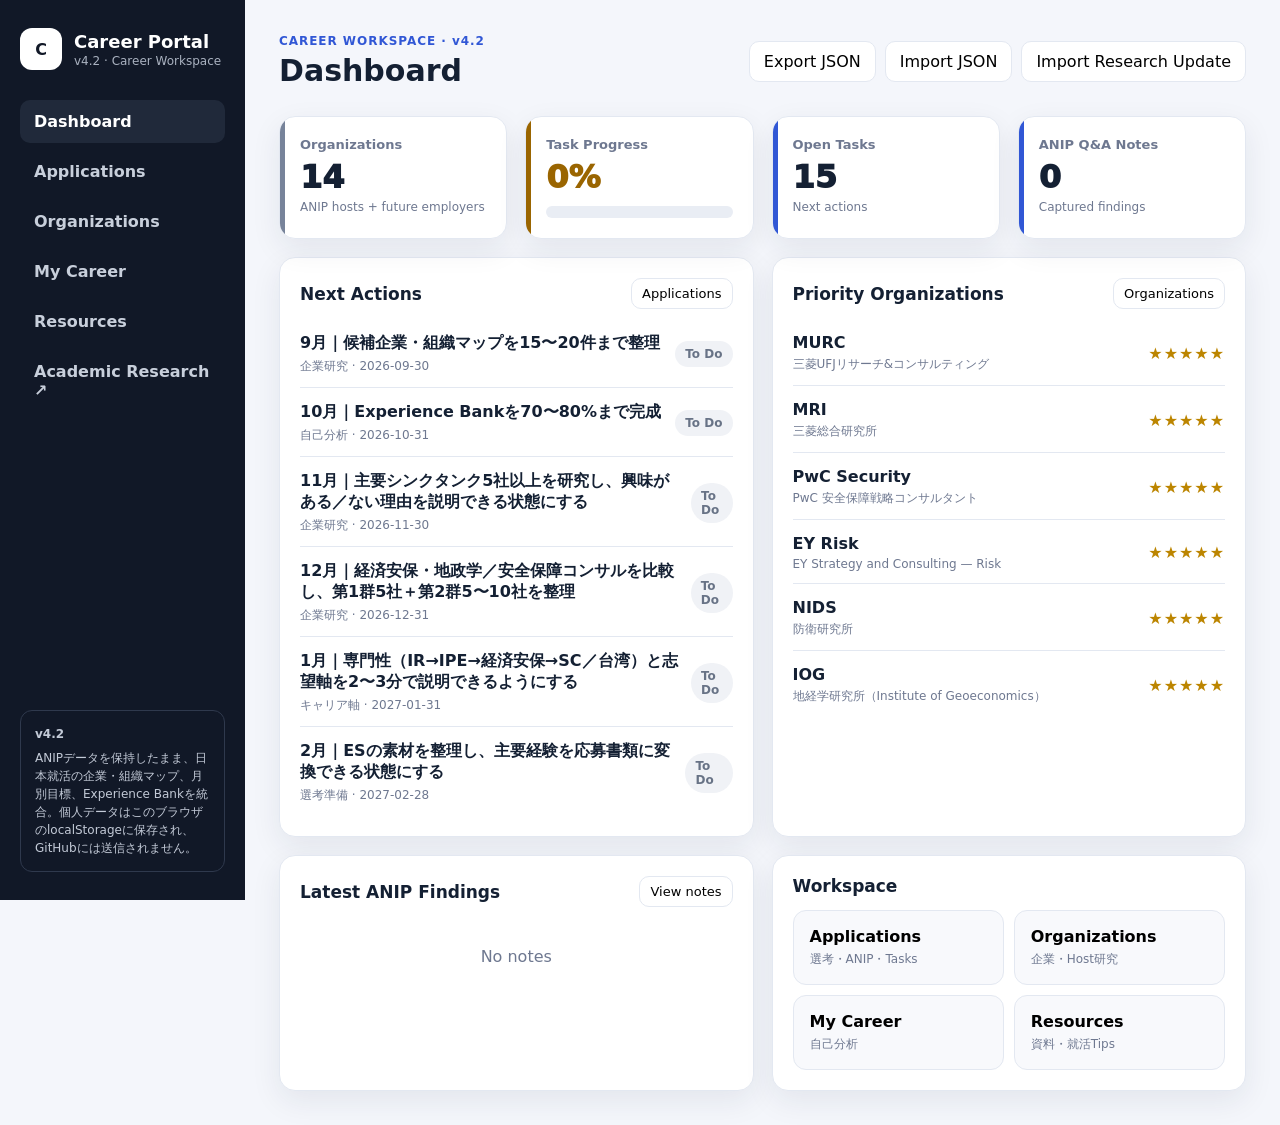
<file: index.html>
<!DOCTYPE html>
<html lang="ja">
<head>
  <meta charset="UTF-8" />
  <meta name="viewport" content="width=device-width, initial-scale=1.0" />
  <title>Career Portal v4.2</title>
  <link rel="stylesheet" href="styles.css?v=4.2" />
</head>
<body>
  <div class="app-shell">
    <aside class="sidebar">
      <div class="brand"><div class="brand-mark">C</div><div><h1>Career Portal</h1><p>v4.2 · Career Workspace</p></div></div>
      <nav class="nav">
        <button class="nav-btn active" data-view="dashboard">Dashboard</button>
        <button class="nav-btn" data-view="applications">Applications</button>
        <button class="nav-btn" data-view="organizations">Organizations</button>
        <button class="nav-btn" data-view="career">My Career</button>
        <button class="nav-btn" data-view="resources">Resources</button>
        <a class="nav-btn" href="research.html" style="display:block;text-decoration:none">Academic Research ↗</a>
      </nav>
      <div class="sidebar-note"><strong>v4.2</strong><p>ANIPデータを保持したまま、日本就活の企業・組織マップ、月別目標、Experience Bankを統合。個人データはこのブラウザのlocalStorageに保存され、GitHubには送信されません。</p></div>
    </aside>
    <main class="main">
      <header class="topbar"><div><p class="eyebrow">CAREER WORKSPACE · v4.2</p><h2 id="page-title">Dashboard</h2></div><div class="top-actions"><button id="export-btn" class="ghost-btn">Export JSON</button><button id="import-btn" class="ghost-btn">Import JSON</button></div><input id="import-file" type="file" accept="application/json,.json" hidden></header>
      <section id="dashboard" class="view active-view"></section>
      <section id="applications" class="view"></section>
      <section id="organizations" class="view"></section>
      <section id="career" class="view"></section>
      <section id="resources" class="view"></section>
    </main>
  </div>
  <div id="modal" class="modal hidden"><div class="modal-backdrop" data-close-modal></div><div class="modal-card"><button class="modal-close" data-close-modal>×</button><div id="modal-content"></div></div></div>
  <script src="app.js?v=4.2"></script>
  <script src="career-map.js?v=4.1"></script>
  <script src="career-goals.js?v=4.1"></script>
  <script src="research-update.js?v=1"></script>
  <script src="master-cv.js?v=1"></script>
</body>
</html>
</file>
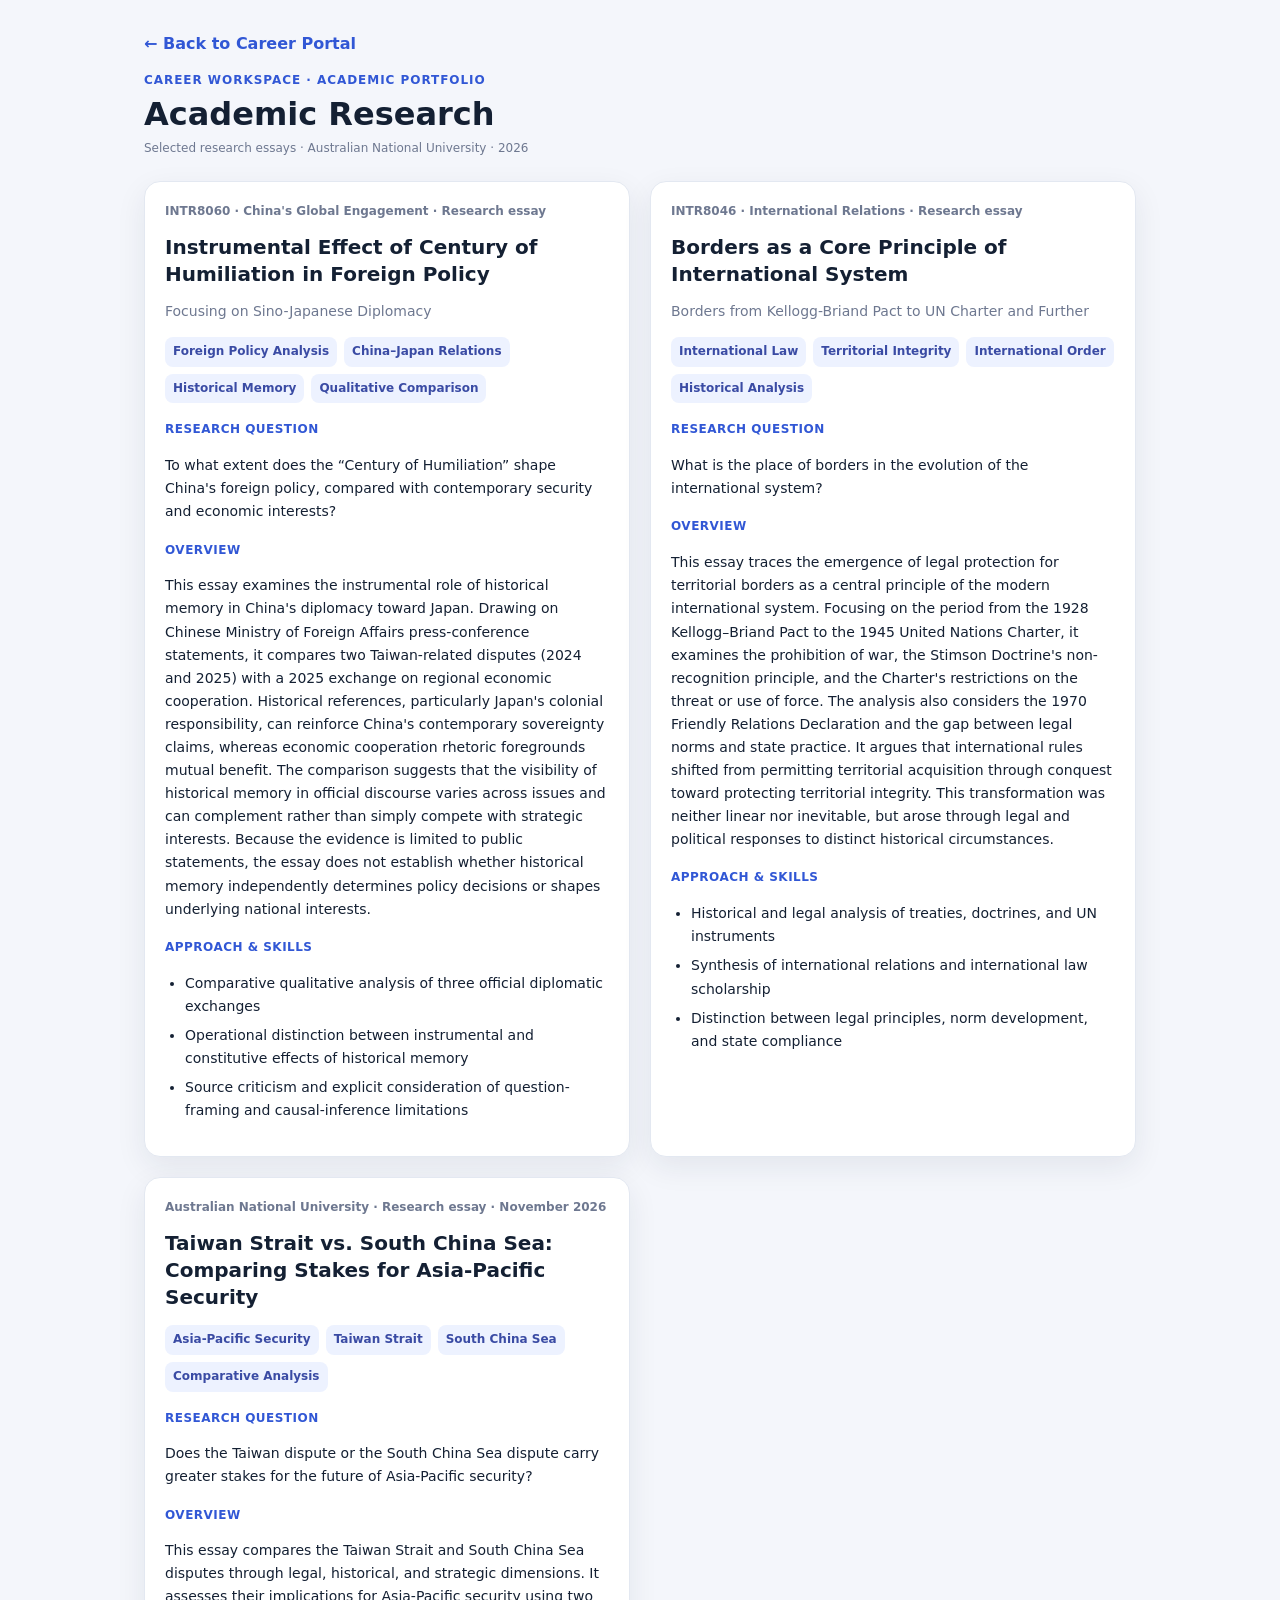
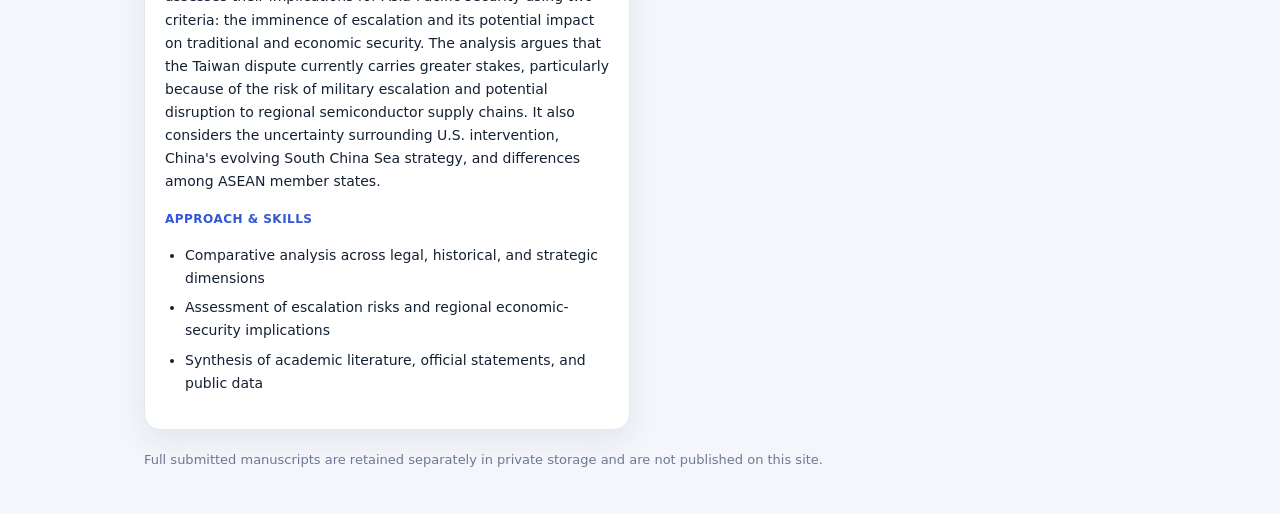
<file: research.html>
<!DOCTYPE html>
<html lang="en">
<head><meta charset="UTF-8"><meta name="viewport" content="width=device-width, initial-scale=1.0"><title>Academic Research · Career Portal</title><link rel="stylesheet" href="styles.css?v=4.2"><style>
.research-container{max-width:1060px;margin:auto}.research-hero{margin-bottom:26px}.research-hero h1{font-size:32px;margin:8px 0}.research-grid{display:grid;grid-template-columns:repeat(auto-fit,minmax(320px,1fr));gap:20px}.research-card{line-height:1.65}.research-card h2{font-size:20px;line-height:1.35;margin:12px 0}.research-card p{font-size:14px}.research-meta{font-size:12px;color:var(--muted);font-weight:700}.research-label{font-size:12px;font-weight:850;color:var(--accent);text-transform:uppercase;letter-spacing:.04em;margin:17px 0 5px}.research-list{padding-left:20px;font-size:14px}.research-list li{margin:6px 0}.research-notice{margin-top:22px;color:var(--muted);font-size:13px}.back-link{display:inline-block;margin-bottom:20px;color:var(--accent);font-weight:750;text-decoration:none}
</style></head>
<body><main class="main research-container"><a class="back-link" href="index.html">← Back to Career Portal</a>
<header class="research-hero"><p class="eyebrow">CAREER WORKSPACE · ACADEMIC PORTFOLIO</p><h1>Academic Research</h1><p class="muted">Selected research essays · Australian National University · 2026</p></header>
<section class="research-grid">
<article class="card research-card"><div class="research-meta">INTR8060 · China's Global Engagement · Research essay</div>
<h2>Instrumental Effect of Century of Humiliation in Foreign Policy</h2><p class="muted">Focusing on Sino-Japanese Diplomacy</p>
<div class="tags"><span class="tag">Foreign Policy Analysis</span><span class="tag">China–Japan Relations</span><span class="tag">Historical Memory</span><span class="tag">Qualitative Comparison</span></div>
<div class="research-label">Research question</div><p>To what extent does the “Century of Humiliation” shape China's foreign policy, compared with contemporary security and economic interests?</p>
<div class="research-label">Overview</div><p>This essay examines the instrumental role of historical memory in China's diplomacy toward Japan. Drawing on Chinese Ministry of Foreign Affairs press-conference statements, it compares two Taiwan-related disputes (2024 and 2025) with a 2025 exchange on regional economic cooperation. Historical references, particularly Japan's colonial responsibility, can reinforce China's contemporary sovereignty claims, whereas economic cooperation rhetoric foregrounds mutual benefit. The comparison suggests that the visibility of historical memory in official discourse varies across issues and can complement rather than simply compete with strategic interests. Because the evidence is limited to public statements, the essay does not establish whether historical memory independently determines policy decisions or shapes underlying national interests.</p>
<div class="research-label">Approach & skills</div><ul class="research-list"><li>Comparative qualitative analysis of three official diplomatic exchanges</li><li>Operational distinction between instrumental and constitutive effects of historical memory</li><li>Source criticism and explicit consideration of question-framing and causal-inference limitations</li></ul></article>
<article class="card research-card"><div class="research-meta">INTR8046 · International Relations · Research essay</div>
<h2>Borders as a Core Principle of International System</h2><p class="muted">Borders from Kellogg-Briand Pact to UN Charter and Further</p>
<div class="tags"><span class="tag">International Law</span><span class="tag">Territorial Integrity</span><span class="tag">International Order</span><span class="tag">Historical Analysis</span></div>
<div class="research-label">Research question</div><p>What is the place of borders in the evolution of the international system?</p>
<div class="research-label">Overview</div><p>This essay traces the emergence of legal protection for territorial borders as a central principle of the modern international system. Focusing on the period from the 1928 Kellogg–Briand Pact to the 1945 United Nations Charter, it examines the prohibition of war, the Stimson Doctrine's non-recognition principle, and the Charter's restrictions on the threat or use of force. The analysis also considers the 1970 Friendly Relations Declaration and the gap between legal norms and state practice. It argues that international rules shifted from permitting territorial acquisition through conquest toward protecting territorial integrity. This transformation was neither linear nor inevitable, but arose through legal and political responses to distinct historical circumstances.</p>
<div class="research-label">Approach & skills</div><ul class="research-list"><li>Historical and legal analysis of treaties, doctrines, and UN instruments</li><li>Synthesis of international relations and international law scholarship</li><li>Distinction between legal principles, norm development, and state compliance</li></ul></article>
<article class="card research-card"><div class="research-meta">Australian National University · Research essay · November 2026</div>
<h2>Taiwan Strait vs. South China Sea: Comparing Stakes for Asia-Pacific Security</h2>
<div class="tags"><span class="tag">Asia-Pacific Security</span><span class="tag">Taiwan Strait</span><span class="tag">South China Sea</span><span class="tag">Comparative Analysis</span></div>
<div class="research-label">Research question</div><p>Does the Taiwan dispute or the South China Sea dispute carry greater stakes for the future of Asia-Pacific security?</p>
<div class="research-label">Overview</div><p>This essay compares the Taiwan Strait and South China Sea disputes through legal, historical, and strategic dimensions. It assesses their implications for Asia-Pacific security using two criteria: the imminence of escalation and its potential impact on traditional and economic security. The analysis argues that the Taiwan dispute currently carries greater stakes, particularly because of the risk of military escalation and potential disruption to regional semiconductor supply chains. It also considers the uncertainty surrounding U.S. intervention, China's evolving South China Sea strategy, and differences among ASEAN member states.</p>
<div class="research-label">Approach &amp; skills</div><ul class="research-list"><li>Comparative analysis across legal, historical, and strategic dimensions</li><li>Assessment of escalation risks and regional economic-security implications</li><li>Synthesis of academic literature, official statements, and public data</li></ul></article>
</section><p class="research-notice">Full submitted manuscripts are retained separately in private storage and are not published on this site.</p></main></body></html>
</file>
<file: styles.css>
:root{--bg:#f4f6fb;--panel:#fff;--text:#142033;--muted:#6e7890;--line:#e3e8f1;--accent:#3157d5;--accent-soft:#edf2ff;--good:#16714a;--good-soft:#e5f6ee;--warn:#9a6500;--warn-soft:#fff3d7;--danger:#a23d3d;--todo:#687386;--todo-soft:#f0f2f6;--shadow:0 10px 30px rgba(24,36,64,.08)}*{box-sizing:border-box}body{margin:0;font-family:Inter,ui-sans-serif,system-ui,-apple-system,BlinkMacSystemFont,"Segoe UI",sans-serif;color:var(--text);background:var(--bg)}button,input,textarea,select{font:inherit}button{cursor:pointer}.app-shell{min-height:100vh;display:grid;grid-template-columns:245px 1fr}.sidebar{background:#111827;color:#fff;padding:28px 20px;display:flex;flex-direction:column;gap:30px;position:sticky;top:0;height:100vh;overflow:auto}.brand{display:flex;align-items:center;gap:12px}.brand-mark{width:42px;height:42px;border-radius:12px;display:grid;place-items:center;background:#fff;color:#111827;font-weight:900}.brand h1{margin:0;font-size:18px}.brand p{margin:2px 0 0;font-size:12px;color:#aab2c0}.nav{display:grid;gap:7px}.nav-btn{border:0;background:transparent;color:#c8cfdb;text-align:left;padding:12px 14px;border-radius:10px;font-weight:650}.nav-btn:hover,.nav-btn.active{background:#20293a;color:#fff;font-weight:800}.sidebar-note{margin-top:auto;padding:14px;border:1px solid #2f394d;border-radius:12px;color:#c3cad7;font-size:12px;line-height:1.5}.sidebar-note p{margin:6px 0 0}.main{padding:34px;min-width:0}.topbar{display:flex;align-items:center;justify-content:space-between;gap:20px;margin-bottom:28px}.eyebrow{margin:0 0 5px;color:var(--accent);font-size:12px;font-weight:900;letter-spacing:.08em}.topbar h2{margin:0;font-size:30px}.top-actions,.toolbar,.action-row,.form-actions,.subtabs{display:flex;gap:9px;flex-wrap:wrap}.ghost-btn,.primary-btn,.small-btn,.calendar-btn{border-radius:10px;padding:10px 14px;border:1px solid var(--line);background:#fff}.primary-btn{background:var(--accent);color:#fff;border-color:var(--accent);font-weight:800}.small-btn,.calendar-btn{padding:7px 10px;font-size:13px}.calendar-btn{color:var(--accent);font-weight:750}.view{display:none}.active-view{display:block}.grid{display:grid;gap:18px}.grid-4{grid-template-columns:repeat(4,minmax(0,1fr))}.grid-2{grid-template-columns:repeat(2,minmax(0,1fr))}.card{background:var(--panel);border:1px solid var(--line);border-radius:16px;padding:20px;box-shadow:var(--shadow)}.card h3{margin:0 0 14px;font-size:17px}.card h4{margin:16px 0 7px;font-size:13px}.metric-card{position:relative;overflow:hidden}.metric-card:before{content:"";position:absolute;inset:0 auto 0 0;width:5px;background:var(--accent)}.metric-card.good:before{background:var(--good)}.metric-card.warn:before{background:var(--warn)}.metric-card.neutral:before{background:#77839a}.metric-label{color:var(--muted);font-size:13px;font-weight:800}.metric-value{font-size:32px;font-weight:950;margin-top:6px}.metric-foot,.row-sub,.muted{font-size:12px;color:var(--muted);margin-top:4px}.metric-card.good .metric-value{color:var(--good)}.metric-card.warn .metric-value{color:var(--warn)}.section-head,.list-row,.host-top,.link-item{display:flex;align-items:center;justify-content:space-between;gap:12px}.section-head{margin-bottom:12px}.section-head h3{margin:0}.list{display:grid;gap:2px}.list-row{padding:12px 0;border-bottom:1px solid var(--line)}.list-row:last-child{border:0}.row-title{font-weight:800}.badge{display:inline-flex;padding:6px 10px;border-radius:999px;font-size:12px;font-weight:850;background:var(--todo-soft);color:var(--todo)}.badge.done{background:var(--good-soft);color:var(--good)}.badge.progress{background:var(--accent-soft);color:var(--accent)}.badge.ready{background:var(--warn-soft);color:var(--warn)}.progress-wrap{margin-top:10px}.progress{height:12px;border-radius:999px;background:#e9edf4;overflow:hidden}.progress>span{display:block;height:100%;background:linear-gradient(90deg,#3157d5,#6481e5)}.progress.good>span{background:linear-gradient(90deg,#16714a,#42a477)}.stars{color:#bc8500;letter-spacing:1px;font-weight:850}.host-name{margin:0;font-size:21px}.tags{display:flex;gap:7px;flex-wrap:wrap;margin:14px 0}.tag{padding:5px 8px;border-radius:8px;background:var(--accent-soft);color:#3a4ba4;font-size:12px;font-weight:750}.host-notes{color:var(--muted);font-size:13px;line-height:1.55;min-height:42px}.host-card:hover{transform:translateY(-2px);transition:.15s}.note-box{padding:14px;background:#f8f9fc;border:1px solid var(--line);border-radius:12px;line-height:1.55;white-space:pre-wrap}.note-box+.note-box{margin-top:10px}.qa-card{border-left:4px solid var(--accent)}.qa-date{font-size:12px;color:var(--accent);font-weight:900}.input,.textarea,.select{width:100%;border:1px solid var(--line);border-radius:10px;padding:10px 12px;background:#fff;color:var(--text)}.textarea{min-height:115px;resize:vertical}.form-field{display:grid;gap:6px;margin-top:12px}.form-field label{font-size:12px;color:var(--muted);font-weight:850}.form-grid{display:grid;grid-template-columns:1fr 1fr;gap:14px}.form-actions{justify-content:flex-end;margin-top:16px}.checkline{display:flex;align-items:flex-start;gap:10px}.checkline input{margin-top:4px}.checkline.done .row-title{text-decoration:line-through;color:var(--muted)}.modal{position:fixed;inset:0;z-index:30;display:grid;place-items:center;padding:24px}.modal.hidden{display:none}.modal-backdrop{position:absolute;inset:0;background:rgba(12,18,30,.45)}.modal-card{position:relative;z-index:1;width:min(820px,100%);max-height:88vh;overflow:auto;background:#fff;border-radius:18px;padding:24px;box-shadow:0 22px 60px rgba(0,0,0,.25)}.modal-close{position:absolute;top:12px;right:14px;border:0;background:transparent;font-size:28px;color:#7a8396}.detail-grid{display:grid;gap:18px}.detail-section h4{margin:0 0 8px}.link-list{display:grid;gap:10px}.link-item{padding:13px;border:1px solid var(--line);border-radius:12px}.link-item a{color:var(--accent);font-weight:800;text-decoration:none}.link-meta{font-size:12px;color:var(--muted);margin-top:4px}.empty{color:var(--muted);text-align:center;padding:28px 10px}.subtabs{margin-bottom:16px;border-bottom:1px solid var(--line)}.subtab{border:0;background:transparent;padding:10px 14px;color:var(--muted);font-weight:750;border-bottom:3px solid transparent}.subtab.active{color:var(--accent);border-color:var(--accent)}.hub-grid{display:grid;grid-template-columns:1fr 1fr;gap:10px}.hub-grid button{border:1px solid var(--line);border-radius:13px;background:#f8f9fc;padding:16px;text-align:left}.hub-grid button:hover{border-color:#b7c4ed;background:var(--accent-soft)}.hub-grid strong,.hub-grid span{display:block}.hub-grid span{font-size:12px;color:var(--muted);margin-top:5px}@media(max-width:1000px){.grid-4{grid-template-columns:repeat(2,1fr)}.grid-2{grid-template-columns:1fr}}@media(max-width:760px){.app-shell{grid-template-columns:1fr}.sidebar{position:static;height:auto}.nav{grid-template-columns:repeat(2,1fr)}.main{padding:20px}.grid-4,.form-grid{grid-template-columns:1fr}.topbar,.list-row{align-items:flex-start;flex-direction:column}.hub-grid{grid-template-columns:1fr}}

.experience-summary{display:flex;gap:28px;margin:14px 0 18px;padding:16px 20px;background:#fff;border:1px solid var(--line);border-radius:14px}.experience-summary div{display:flex;align-items:baseline;gap:8px}.experience-summary strong{font-size:24px}.experience-summary span{font-size:12px;color:var(--muted);font-weight:750}.experience-card{border-top:4px solid #77839a}.experience-card h3{margin-top:12px}.experience-meta{display:flex;align-items:center;justify-content:space-between;gap:10px}.experience-core{padding:13px 14px;border-left:3px solid var(--accent);background:var(--accent-soft);border-radius:0 10px 10px 0;font-weight:800;line-height:1.55}.detail-core{margin:16px 0 4px}.experience-detail-head{display:flex;justify-content:space-between;gap:18px;align-items:flex-start}.experience-detail-head h3{font-size:22px;margin:10px 0 0}@media(max-width:760px){.experience-summary,.experience-detail-head{flex-direction:column}.experience-summary{gap:8px}}

/* Experience Bank: prevent category badges from being vertically clipped */
.experience-card .experience-meta{overflow:visible;min-height:30px}
.experience-card .experience-meta .badge,
.experience-detail-head .experience-meta .badge{
  display:inline-flex;
  align-items:center;
  min-height:28px;
  height:auto;
  line-height:1.25;
  padding:6px 10px;
  overflow:visible;
}
.experience-card{overflow:visible}
</file>
